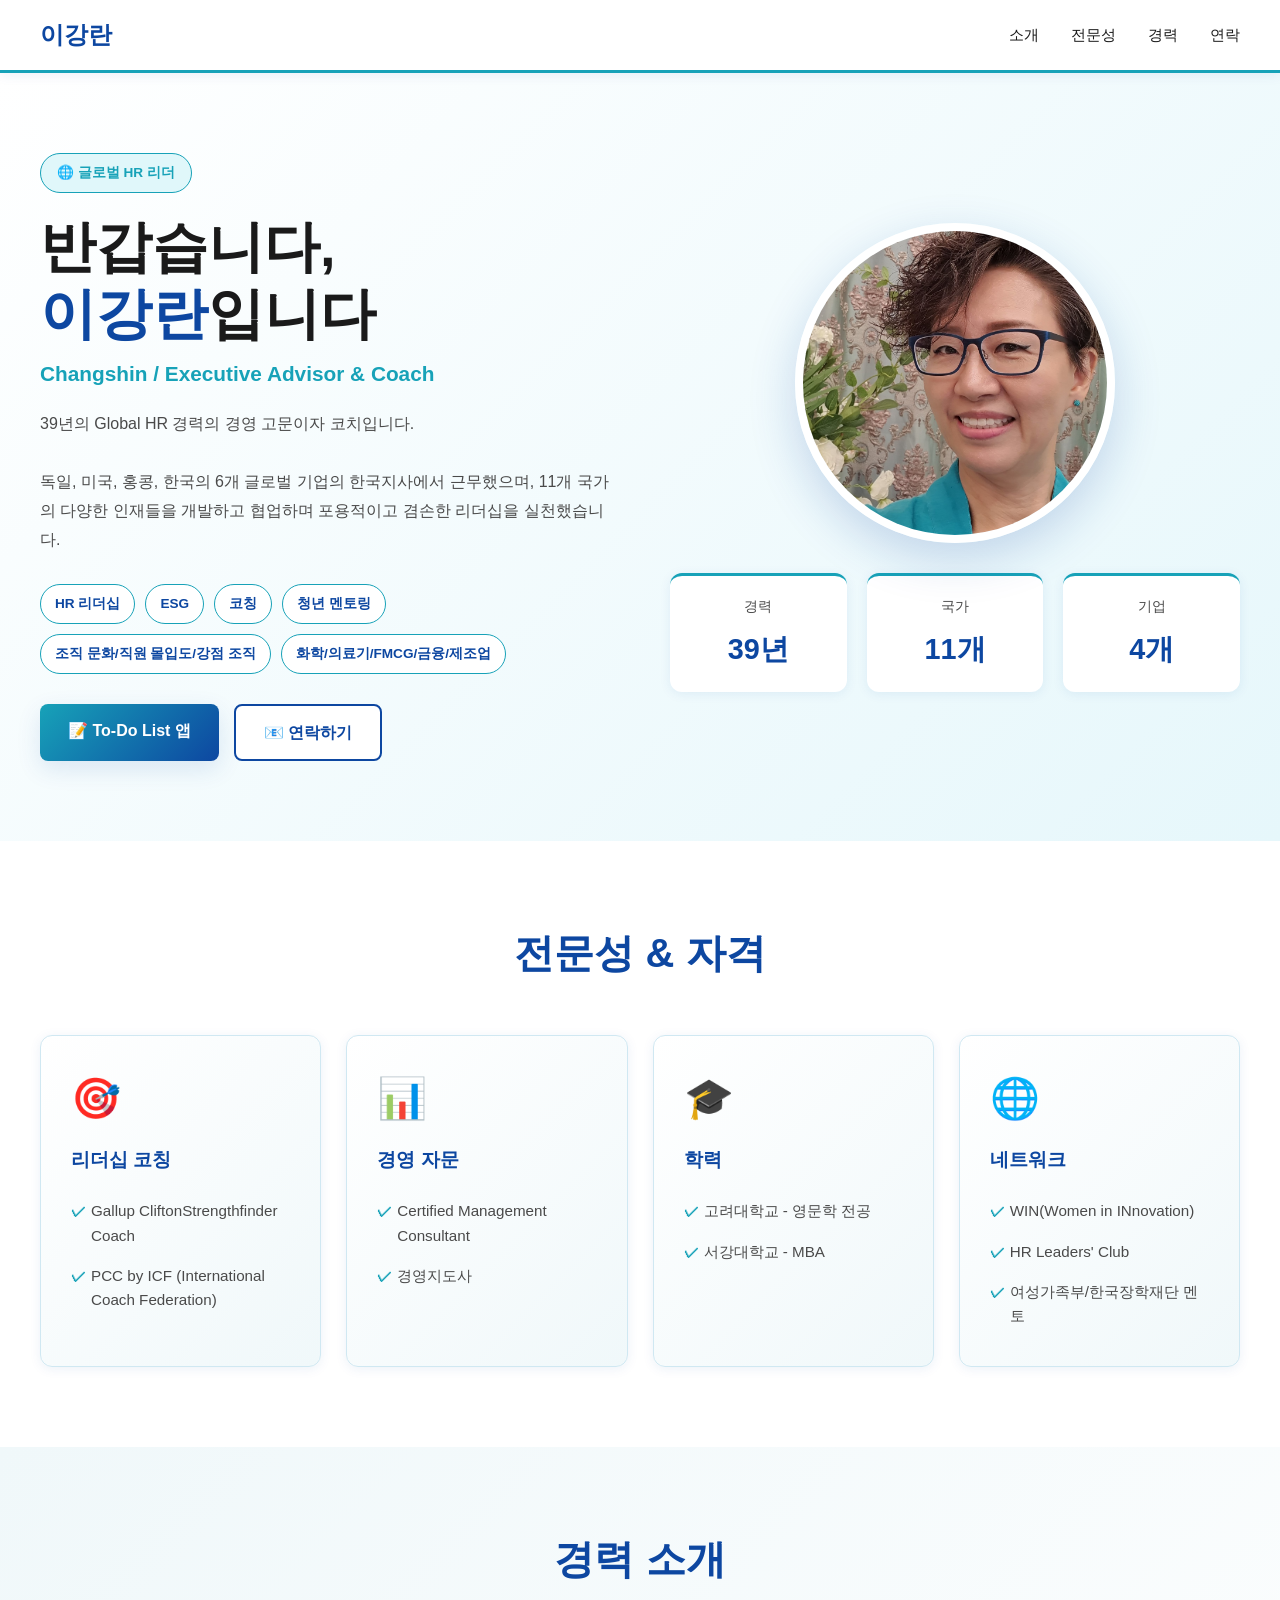
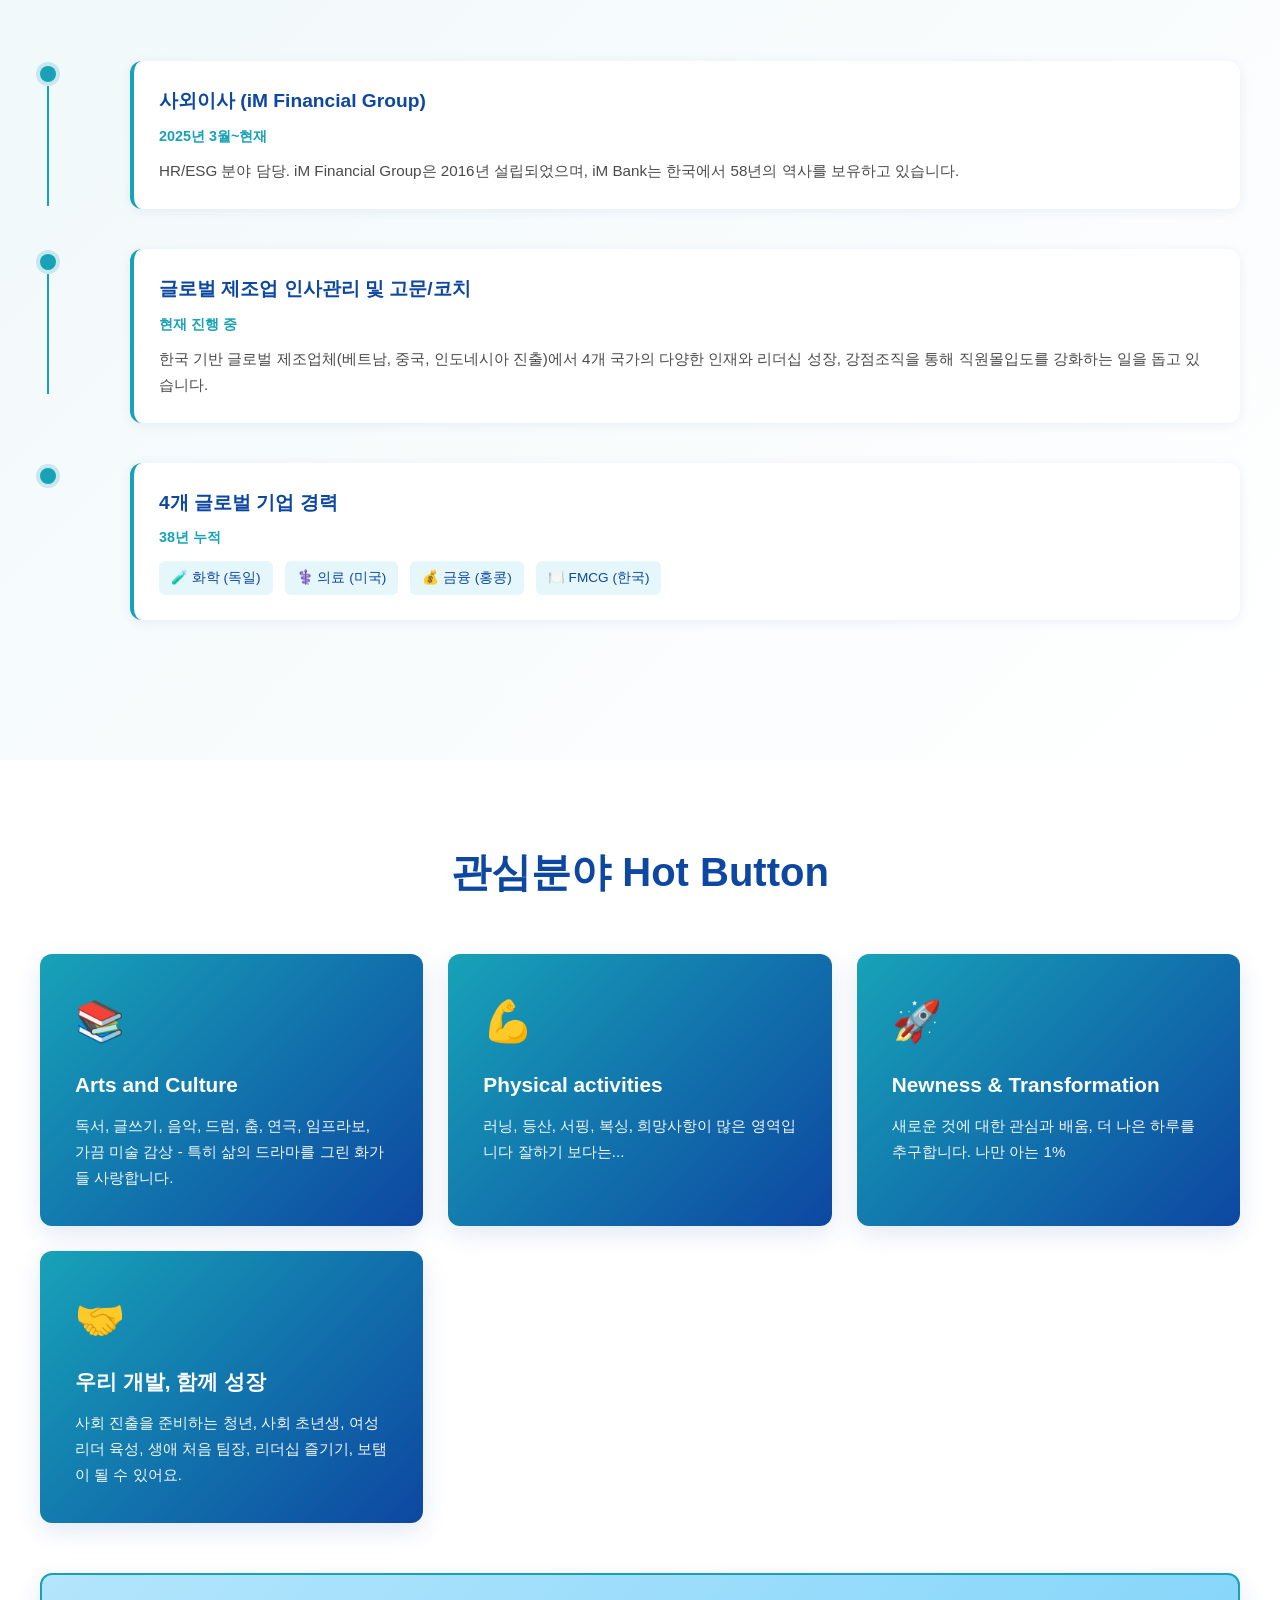
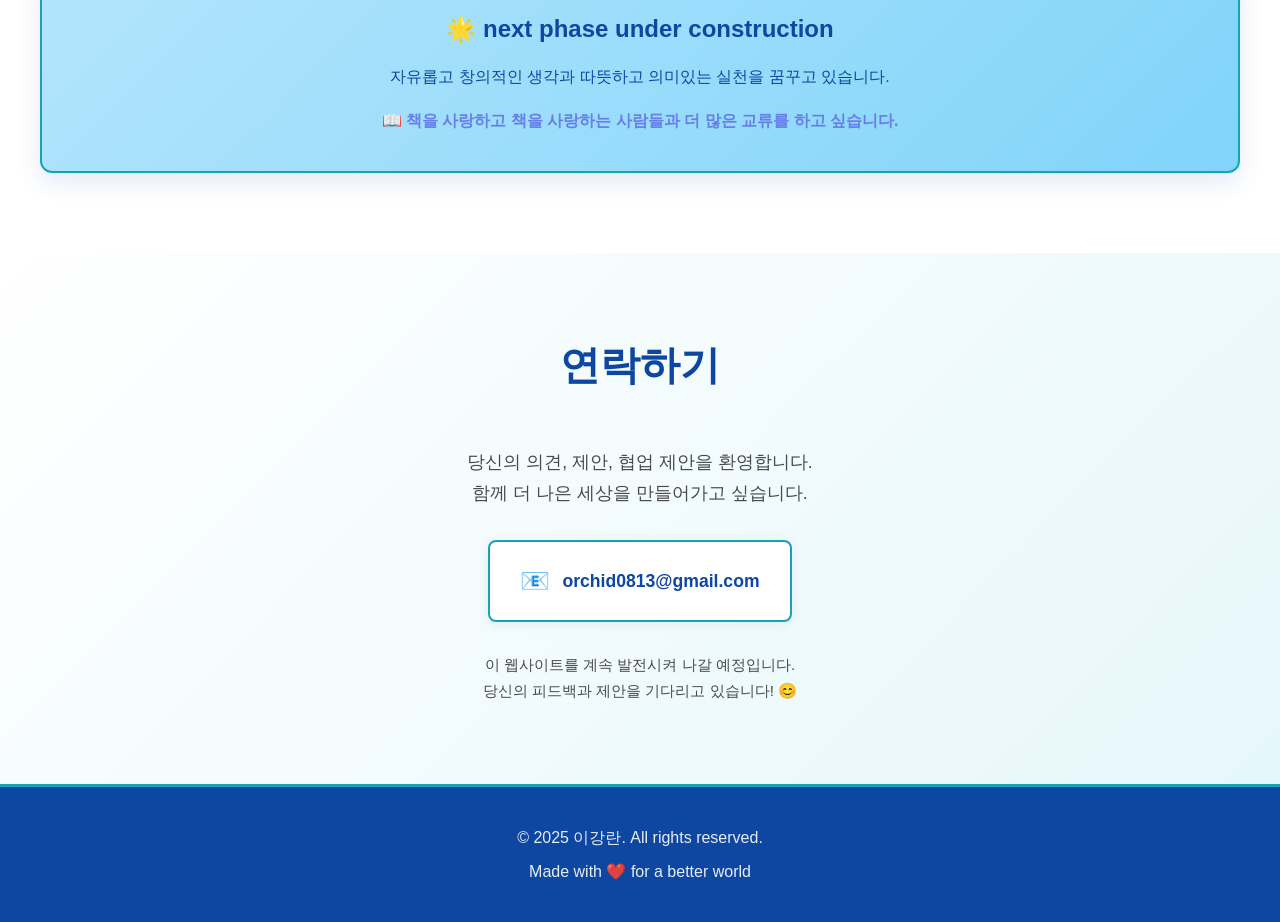
<file: index.html>
<!DOCTYPE html>
<html lang="ko">
<head>
    <meta charset="UTF-8">
    <meta name="viewport" content="width=device-width, initial-scale=1.0">
    <title>이강란 - Changshin / Executive Advisor & Coach</title>
    <link rel="stylesheet" href="style.css">
</head>
<body>
    <div class="main-container">
        <!-- 네비게이션 -->
        <nav class="navbar">
            <div class="nav-content">
                <a href="#" class="logo">이강란</a>
                <ul class="nav-menu">
                    <li><a href="#about">소개</a></li>
                    <li><a href="#expertise">전문성</a></li>
                    <li><a href="#career">경력</a></li>
                    <li><a href="#contact">연락</a></li>
                </ul>
            </div>
        </nav>

        <!-- 메인 히어로 섹션 -->
        <section class="hero" id="about">
            <div class="hero-wrapper">
                <!-- 좌측: 프로필 정보 -->
                <div class="hero-left">
                    <div class="badge-container">
                        <span class="badge">🌐 글로벌 HR 리더</span>
                    </div>
                    
                    <h1 class="hero-title">
                        반갑습니다,<br>
                        <span class="highlight">이강란</span>입니다
                    </h1>
                    
                    <p class="hero-subtitle">Changshin / Executive Advisor & Coach</p>
                    
                    <p class="hero-description">
                        39년의 Global HR 경력의 경영 고문이자 코치입니다.
                        <br><br>
                        독일, 미국, 홍콩, 한국의 6개 글로벌 기업의 한국지사에서 근무했으며, 
                        11개 국가의 다양한 인재들을 개발하고 협업하며 포용적이고 겸손한 리더십을 실천했습니다.
                    </p>

                    <!-- 역할/분야 태그 -->
                    <div class="tags-container">
                        <span class="tag">HR 리더십</span>
                        <span class="tag">ESG</span>
                        <span class="tag">코칭</span>
                        <span class="tag">청년 멘토링</span>
                        <span class="tag">조직 문화/직원 몰입도/강점 조직</span>
                        <span class="tag">화학/의료기/FMCG/금융/제조업</span>
                    </div>

                    <!-- 액션 버튼 -->
                    <div class="cta-buttons">
                        <a href="todo.html" class="btn btn-primary">📝 To-Do List 앱</a>
                        <a href="#contact" class="btn btn-secondary">📧 연락하기</a>
                    </div>
                </div>

                <!-- 우측: 프로필 사진 -->
                <div class="hero-right">
                    <div class="profile-circle">
                        <img src="profile.jpg.jpeg" alt="이강란 프로필 사진" class="profile-image">
                    </div>
                    <div class="profile-info">
                        <div class="info-item">
                            <span class="info-label">경력</span>
                            <span class="info-value">39년</span>
                        </div>
                        <div class="info-item">
                            <span class="info-label">국가</span>
                            <span class="info-value">11개</span>
                        </div>
                        <div class="info-item">
                            <span class="info-label">기업</span>
                            <span class="info-value">4개</span>
                        </div>
                    </div>
                </div>
            </div>
        </section>

        <!-- 전문성 섹션 -->
        <section class="expertise" id="expertise">
            <div class="section-wrapper">
                <h2>전문성 & 자격</h2>
                
                <div class="expertise-grid">
                    <div class="expertise-card">
                        <div class="expertise-icon">🎯</div>
                        <h3>리더십 코칭</h3>
                        <ul>
                            <li>Gallup CliftonStrengthfinder Coach</li>
                            <li>PCC by ICF (International Coach Federation)</li>
                        </ul>
                    </div>

                    <div class="expertise-card">
                        <div class="expertise-icon">📊</div>
                        <h3>경영 자문</h3>
                        <ul>
                            <li>Certified Management Consultant</li>
                            <li>경영지도사</li>
                        </ul>
                    </div>

                    <div class="expertise-card">
                        <div class="expertise-icon">🎓</div>
                        <h3>학력</h3>
                        <ul>
                            <li>고려대학교 - 영문학 전공</li>
                            <li>서강대학교 - MBA</li>
                        </ul>
                    </div>

                    <div class="expertise-card">
                        <div class="expertise-icon">🌐</div>
                        <h3>네트워크</h3>
                        <ul>
                            <li>WIN(Women in INnovation)</li>
                            <li>HR Leaders' Club</li>
                            <li>여성가족부/한국장학재단 멘토</li>
                        </ul>
                    </div>
                </div>
            </div>
        </section>

        <!-- 경력 섹션 -->
        <section class="career" id="career">
            <div class="section-wrapper">
                <h2>경력 소개</h2>
                
                <div class="career-timeline">
                    <div class="timeline-item">
                        <div class="timeline-dot"></div>
                        <div class="timeline-content">
                            <h3>사외이사 (iM Financial Group)</h3>
                            <p class="timeline-date">2025년 3월~현재</p>
                            <p class="timeline-desc">
                                HR/ESG 분야 담당. iM Financial Group은 2016년 설립되었으며, 
                                iM Bank는 한국에서 58년의 역사를 보유하고 있습니다.
                            </p>
                        </div>
                    </div>

                    <div class="timeline-item">
                        <div class="timeline-dot"></div>
                        <div class="timeline-content">
                            <h3>글로벌 제조업 인사관리 및 고문/코치</h3>
                            <p class="timeline-date">현재 진행 중</p>
                            <p class="timeline-desc">
                                한국 기반 글로벌 제조업체(베트남, 중국, 인도네시아 진출)에서 
                                4개 국가의 다양한 인재와 리더십 성장, 강점조직을 통해 직원몰입도를 강화하는 일을 돕고 있습니다.  
                            </p>
                        </div>
                    </div>

                    <div class="timeline-item">
                        <div class="timeline-dot"></div>
                        <div class="timeline-content">
                            <h3>4개 글로벌 기업 경력</h3>
                            <p class="timeline-date">38년 누적</p>
                            <div class="industry-list">
                                <span class="industry">🧪 화학 (독일)</span>
                                <span class="industry">⚕️ 의료 (미국)</span>
                                <span class="industry">💰 금융 (홍콩)</span>
                                <span class="industry">🍽️ FMCG (한국)</span>
                            </div>
                        </div>
                    </div>
                </div>
            </div>
        </section>

        <!-- 관심 분야 섹션 -->
        <section class="interests">
            <div class="section-wrapper">
                <h2>관심분야 Hot Button</h2>
                
                <div class="interests-grid">
                    <div class="interest-card">
                        <div class="interest-icon">📚</div>
                        <h3>Arts and Culture</h3>
                        <p>독서, 글쓰기, 음악, 드럼, 춤, 연극, 임프라보, 가끔 미술 감상 - 특히 삶의 드라마를 그린 화가들 사랑합니다.</p>
                    </div>

                    <div class="interest-card">
                        <div class="interest-icon">💪</div>
                        <h3>Physical activities</h3>
                        <p>러닝, 등산, 서핑, 복싱, 희망사항이 많은 영역입니다 잘하기 보다는...</p>
                    </div>

                    <div class="interest-card">
                        <div class="interest-icon">🚀</div>
                        <h3>Newness & Transformation</h3>
                        <p>새로운 것에 대한 관심과 배움, 더 나은 하루를 추구합니다. 나만 아는 1%</p>
                    </div>

                    <div class="interest-card">
                        <div class="interest-icon">🤝</div>
                        <h3>우리 개발, 함께 성장</h3>
                        <p>사회 진출을 준비하는 청년, 사회 초년생, 여성 리더 육성, 생애 처음 팀장, 리더십 즐기기, 보탬이 될 수 있어요.</p>
                    </div>
                </div>

                <div class="dream-box">
                    <h3>🌟 next phase under construction</h3>
                    <p>자유롭고 창의적인 생각과 따뜻하고 의미있는 실천을 꿈꾸고 있습니다.</p>
                    <p style="margin-top: 15px; font-weight: 600; color: #667eea;">
                        📖 책을 사랑하고 책을 사랑하는 사람들과 더 많은 교류를 하고 싶습니다.
                    </p>
                </div>
            </div>
        </section>

        <!-- 연락 섹션 -->
        <section class="contact" id="contact">
            <div class="section-wrapper">
                <h2>연락하기</h2>
                
                <div class="contact-content">
                    <p class="contact-intro">
                        당신의 의견, 제안, 협업 제안을 환영합니다.<br>
                        함께 더 나은 세상을 만들어가고 싶습니다.
                    </p>
                    
                    <div class="contact-info">
                        <div class="info-box">
                            <span class="icon">📧</span>
                            <span class="text">orchid0813@gmail.com</span>
                        </div>
                    </div>

                    <p class="contact-note">
                        이 웹사이트를 계속 발전시켜 나갈 예정입니다.<br>
                        당신의 피드백과 제안을 기다리고 있습니다! 😊
                    </p>
                </div>
            </div>
        </section>

        <!-- 푸터 -->
        <footer class="footer">
            <p>&copy; 2025 이강란. All rights reserved.</p>
            <p>Made with ❤️ for a better world</p>
        </footer>
    </div>
</body>
</html>
</file>
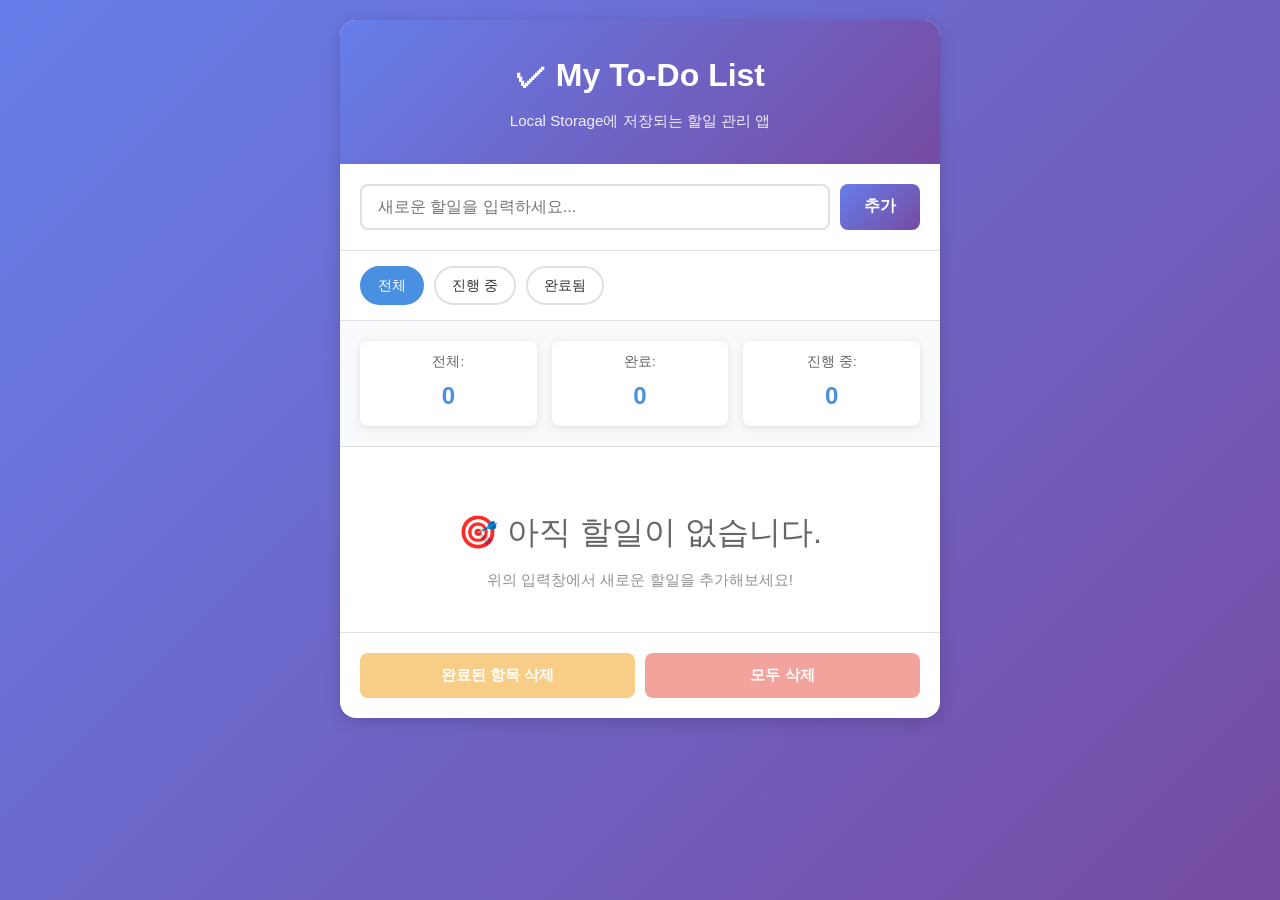
<file: todo.html>
<!DOCTYPE html>
<html lang="ko">
<head>
    <meta charset="UTF-8">
    <meta name="viewport" content="width=device-width, initial-scale=1.0">
    <title>To-Do List - Local Storage</title>
    <link rel="stylesheet" href="todo.css">
</head>
<body>
    <div class="container">
        <div class="todo-app">
            <!-- 헤더 -->
            <header class="todo-header">
                <h1>✓ My To-Do List</h1>
                <p>Local Storage에 저장되는 할일 관리 앱</p>
            </header>

            <!-- 입력 섹션 -->
            <div class="input-section">
                <input 
                    type="text" 
                    id="todoInput" 
                    class="todo-input" 
                    placeholder="새로운 할일을 입력하세요..."
                    autocomplete="off"
                >
                <button id="addBtn" class="add-btn">추가</button>
            </div>

            <!-- 필터 버튼 -->
            <div class="filter-buttons">
                <button class="filter-btn active" data-filter="all">전체</button>
                <button class="filter-btn" data-filter="active">진행 중</button>
                <button class="filter-btn" data-filter="completed">완료됨</button>
            </div>

            <!-- 통계 정보 -->
            <div class="stats">
                <div class="stat-item">
                    <span class="stat-label">전체:</span>
                    <span class="stat-value" id="totalCount">0</span>
                </div>
                <div class="stat-item">
                    <span class="stat-label">완료:</span>
                    <span class="stat-value" id="completedCount">0</span>
                </div>
                <div class="stat-item">
                    <span class="stat-label">진행 중:</span>
                    <span class="stat-value" id="activeCount">0</span>
                </div>
            </div>

            <!-- 할일 리스트 -->
            <div class="todo-list" id="todoList">
                <!-- 할일들이 여기에 들어갈 예정 -->
            </div>

            <!-- 빈 상태 메시지 -->
            <div class="empty-state" id="emptyState">
                <p>🎯 아직 할일이 없습니다.</p>
                <p>위의 입력창에서 새로운 할일을 추가해보세요!</p>
            </div>

            <!-- 삭제 버튼 -->
            <div class="action-buttons">
                <button id="clearCompleted" class="clear-btn">완료된 항목 삭제</button>
                <button id="deleteAll" class="delete-all-btn">모두 삭제</button>
            </div>
        </div>
    </div>

    <script src="todo.js"></script>
</body>
</html>
</file>
<file: style.css>
/* ==================== 기본 스타일 ==================== */
* {
    margin: 0;
    padding: 0;
    box-sizing: border-box;
}

:root {
    --turquoise: #17a2b8;
    --cobalt: #0d47a1;
    --cobalt-dark: #0a3d91;
    --white: #ffffff;
    --light-bg: #f0f8fa;
    --text-dark: #1a1a1a;
    --text-light: #4a4a4a;
    --shadow: 0 2px 12px rgba(13, 71, 161, 0.08);
    --shadow-lg: 0 8px 24px rgba(13, 71, 161, 0.12);
    --border-color: #d0e8f2;
}

html {
    scroll-behavior: smooth;
}

body {
    font-family: -apple-system, BlinkMacSystemFont, 'Segoe UI', 'Noto Sans', Helvetica, Arial, sans-serif;
    line-height: 1.6;
    color: var(--text-dark);
    background-color: var(--light-bg);
}

.main-container {
    max-width: 1400px;
    margin: 0 auto;
}

/* ==================== 네비게이션 ==================== */
.navbar {
    background: var(--white);
    box-shadow: var(--shadow);
    position: sticky;
    top: 0;
    z-index: 1000;
    border-bottom: 3px solid var(--turquoise);
}

.nav-content {
    max-width: 1400px;
    margin: 0 auto;
    padding: 0 40px;
    display: flex;
    justify-content: space-between;
    align-items: center;
    height: 70px;
}

.logo {
    font-size: 1.5rem;
    font-weight: 700;
    color: var(--cobalt);
    text-decoration: none;
}

.nav-menu {
    list-style: none;
    display: flex;
    gap: 2rem;
}

.nav-menu a {
    text-decoration: none;
    color: var(--text-dark);
    font-weight: 500;
    font-size: 0.95rem;
    transition: color 0.3s ease;
}

.nav-menu a:hover {
    color: var(--turquoise);
}

/* ==================== 히어로 섹션 ==================== */
.hero {
    padding: 80px 40px;
    background: linear-gradient(135deg, #ffffff 0%, #e6f7fb 100%);
}

.hero-wrapper {
    max-width: 1400px;
    margin: 0 auto;
    display: grid;
    grid-template-columns: 1fr 1fr;
    gap: 60px;
    align-items: center;
}

.badge-container {
    margin-bottom: 20px;
}

.badge {
    display: inline-block;
    background: #e0f7fa;
    color: var(--turquoise);
    padding: 8px 16px;
    border-radius: 20px;
    font-size: 0.85rem;
    font-weight: 600;
    border: 1px solid var(--turquoise);
}

.hero-title {
    font-size: 3.5rem;
    font-weight: 700;
    line-height: 1.2;
    margin-bottom: 10px;
    color: var(--text-dark);
}

.hero-title .highlight {
    color: var(--cobalt);
    font-weight: 800;
}

.hero-subtitle {
    font-size: 1.3rem;
    color: var(--turquoise);
    font-weight: 600;
    margin-bottom: 20px;
}

.hero-description {
    font-size: 1rem;
    line-height: 1.8;
    color: var(--text-light);
    margin-bottom: 30px;
}

/* 태그 */
.tags-container {
    display: flex;
    flex-wrap: wrap;
    gap: 10px;
    margin-bottom: 30px;
}

.tag {
    background: var(--white);
    color: var(--cobalt);
    padding: 8px 14px;
    border-radius: 20px;
    font-size: 0.85rem;
    font-weight: 600;
    border: 1.5px solid var(--turquoise);
    transition: all 0.3s ease;
}

.tag:hover {
    background: var(--turquoise);
    color: var(--white);
    border-color: var(--turquoise);
    transform: translateY(-2px);
}

/* CTA 버튼 */
.cta-buttons {
    display: flex;
    gap: 15px;
    margin-top: 30px;
}

.btn {
    padding: 14px 28px;
    border-radius: 8px;
    text-decoration: none;
    font-weight: 600;
    font-size: 1rem;
    transition: all 0.3s ease;
    display: inline-block;
    text-align: center;
    cursor: pointer;
    border: none;
}

.btn-primary {
    background: linear-gradient(135deg, var(--turquoise) 0%, var(--cobalt) 100%);
    color: var(--white);
    box-shadow: var(--shadow-lg);
}

.btn-primary:hover {
    transform: translateY(-3px);
    box-shadow: 0 12px 32px rgba(13, 71, 161, 0.4);
}

.btn-secondary {
    background: var(--white);
    color: var(--cobalt);
    border: 2px solid var(--cobalt);
}

.btn-secondary:hover {
    background: var(--cobalt);
    color: var(--white);
    transform: translateY(-3px);
}

/* 프로필 섹션 */
.hero-right {
    display: flex;
    flex-direction: column;
    align-items: center;
    gap: 30px;
}

.profile-circle {
    position: relative;
    width: 320px;
    height: 320px;
}

.profile-image {
    width: 100%;
    height: 100%;
    border-radius: 50%;
    object-fit: cover;
    border: 8px solid var(--white);
    box-shadow: 0 16px 48px rgba(13, 71, 161, 0.2);
    transition: transform 0.3s ease, box-shadow 0.3s ease;
}

.profile-circle:hover .profile-image {
    transform: scale(1.02);
    box-shadow: 0 20px 60px rgba(13, 71, 161, 0.3);
}

/* 프로필 정보 */
.profile-info {
    display: flex;
    gap: 20px;
    width: 100%;
}

.info-item {
    flex: 1;
    background: var(--white);
    padding: 20px;
    border-radius: 12px;
    text-align: center;
    box-shadow: var(--shadow);
    border-top: 3px solid var(--turquoise);
}

.info-label {
    display: block;
    color: var(--text-light);
    font-size: 0.85rem;
    margin-bottom: 8px;
    font-weight: 500;
}

.info-value {
    display: block;
    font-size: 1.8rem;
    font-weight: 700;
    color: var(--cobalt);
}

/* ==================== 섹션 공통 스타일 ==================== */
section {
    padding: 80px 40px;
}

.section-wrapper {
    max-width: 1400px;
    margin: 0 auto;
}

section h2 {
    font-size: 2.5rem;
    font-weight: 700;
    text-align: center;
    margin-bottom: 50px;
    color: var(--cobalt);
}

/* ==================== 전문성 섹션 ==================== */
.expertise {
    background: var(--white);
}

.expertise-grid {
    display: grid;
    grid-template-columns: repeat(auto-fit, minmax(280px, 1fr));
    gap: 25px;
}

.expertise-card {
    background: linear-gradient(135deg, var(--white) 0%, #f0f8fa 100%);
    padding: 30px;
    border-radius: 12px;
    box-shadow: var(--shadow);
    transition: all 0.3s ease;
    border: 1px solid var(--border-color);
}

.expertise-card:hover {
    transform: translateY(-8px);
    box-shadow: var(--shadow-lg);
    border-color: var(--turquoise);
    background: linear-gradient(135deg, #e6f7fb 0%, #f0f8fa 100%);
}

.expertise-icon {
    font-size: 2.5rem;
    margin-bottom: 15px;
}

.expertise-card h3 {
    font-size: 1.2rem;
    margin-bottom: 15px;
    color: var(--cobalt);
    font-weight: 700;
}

.expertise-card ul {
    list-style: none;
}

.expertise-card li {
    padding: 8px 0;
    padding-left: 20px;
    position: relative;
    color: var(--text-light);
    font-size: 0.95rem;
}

.expertise-card li:before {
    content: "✓";
    position: absolute;
    left: 0;
    color: var(--turquoise);
    font-weight: bold;
}

/* ==================== 경력 섹션 ==================== */
.career {
    background: linear-gradient(135deg, var(--light-bg) 0%, var(--white) 100%);
}

.career-timeline {
    position: relative;
    padding: 20px 0;
}

.timeline-item {
    display: grid;
    grid-template-columns: 60px 1fr;
    gap: 30px;
    margin-bottom: 40px;
    position: relative;
}

.timeline-dot {
    width: 16px;
    height: 16px;
    background: var(--turquoise);
    border-radius: 50%;
    margin-top: 5px;
    position: relative;
    box-shadow: 0 0 0 4px rgba(23, 162, 184, 0.2);
}

.timeline-dot::after {
    content: '';
    position: absolute;
    width: 2px;
    height: 120px;
    background: var(--turquoise);
    left: 7px;
    top: 20px;
}

.timeline-item:last-child .timeline-dot::after {
    display: none;
}

.timeline-content {
    background: var(--white);
    padding: 25px;
    border-radius: 12px;
    box-shadow: var(--shadow);
    border-left: 4px solid var(--turquoise);
}

.timeline-content h3 {
    font-size: 1.2rem;
    margin-bottom: 8px;
    color: var(--cobalt);
    font-weight: 700;
}

.timeline-date {
    color: var(--turquoise);
    font-weight: 600;
    font-size: 0.9rem;
    margin-bottom: 10px;
}

.timeline-desc {
    color: var(--text-light);
    line-height: 1.7;
    font-size: 0.95rem;
}

.industry-list {
    display: flex;
    flex-wrap: wrap;
    gap: 12px;
    margin-top: 12px;
}

.industry {
    background: #e6f7fb;
    color: var(--cobalt);
    padding: 6px 12px;
    border-radius: 6px;
    font-size: 0.85rem;
    font-weight: 500;
}

/* ==================== 관심분야 섹션 ==================== */
.interests {
    background: var(--white);
}

.interests-grid {
    display: grid;
    grid-template-columns: repeat(auto-fit, minmax(300px, 1fr));
    gap: 25px;
    margin-bottom: 50px;
}

.interest-card {
    background: linear-gradient(135deg, var(--turquoise) 0%, var(--cobalt) 100%);
    color: var(--white);
    padding: 35px;
    border-radius: 12px;
    box-shadow: var(--shadow-lg);
    transition: all 0.3s ease;
}

.interest-card:hover {
    transform: translateY(-8px);
    box-shadow: 0 16px 40px rgba(13, 71, 161, 0.3);
}

.interest-icon {
    font-size: 2.5rem;
    margin-bottom: 15px;
}

.interest-card h3 {
    font-size: 1.3rem;
    margin-bottom: 12px;
    font-weight: 700;
}

.interest-card p {
    line-height: 1.7;
    opacity: 0.95;
    font-size: 0.95rem;
}

.dream-box {
    background: linear-gradient(135deg, #b3e5fc 0%, #81d4fa 100%);
    color: var(--cobalt);
    padding: 35px;
    border-radius: 12px;
    box-shadow: var(--shadow-lg);
    text-align: center;
    border: 2px solid var(--turquoise);
}

.dream-box h3 {
    font-size: 1.5rem;
    margin-bottom: 15px;
    font-weight: 700;
}

.dream-box p {
    font-size: 1rem;
    line-height: 1.8;
}

/* ==================== 연락 섹션 ==================== */
.contact {
    background: linear-gradient(135deg, #ffffff 0%, #e6f7fb 100%);
    text-align: center;
}

.contact-intro {
    font-size: 1.1rem;
    color: var(--text-light);
    margin-bottom: 30px;
    line-height: 1.8;
}

.contact-info {
    margin: 30px 0;
}

.info-box {
    display: inline-flex;
    align-items: center;
    gap: 12px;
    background: var(--white);
    padding: 20px 30px;
    border-radius: 8px;
    box-shadow: var(--shadow);
    font-size: 1.1rem;
    border: 2px solid var(--turquoise);
}

.info-box .icon {
    font-size: 1.5rem;
}

.info-box .text {
    color: var(--cobalt);
    font-weight: 600;
}

.contact-note {
    color: var(--text-light);
    margin-top: 30px;
    font-size: 0.95rem;
    line-height: 1.7;
}

/* ==================== 푸터 ==================== */
.footer {
    background: var(--cobalt);
    color: var(--white);
    text-align: center;
    padding: 30px 40px;
    border-top: 3px solid var(--turquoise);
}

.footer p {
    margin: 8px 0;
    opacity: 0.9;
}

/* ==================== 반응형 디자인 ==================== */
@media (max-width: 1024px) {
    .hero-wrapper {
        grid-template-columns: 1fr;
        gap: 40px;
    }

    .hero-title {
        font-size: 2.5rem;
    }

    .profile-circle {
        width: 280px;
        height: 280px;
    }
}

@media (max-width: 768px) {
    .nav-content {
        padding: 0 20px;
    }

    .nav-menu {
        gap: 1rem;
    }

    .nav-menu a {
        font-size: 0.85rem;
    }

    section {
        padding: 50px 20px;
    }

    section h2 {
        font-size: 1.8rem;
        margin-bottom: 30px;
    }

    .hero {
        padding: 40px 20px;
    }

    .hero-title {
        font-size: 1.8rem;
    }

    .hero-subtitle {
        font-size: 1rem;
    }

    .cta-buttons {
        flex-direction: column;
    }

    .btn {
        width: 100%;
    }

    .profile-circle {
        width: 220px;
        height: 220px;
    }

    .profile-info {
        flex-wrap: wrap;
    }

    .expertise-grid,
    .interests-grid {
        grid-template-columns: 1fr;
    }

    .timeline-item {
        grid-template-columns: 40px 1fr;
        gap: 15px;
    }

    .timeline-dot {
        width: 12px;
        height: 12px;
    }

    .timeline-dot::after {
        height: 100px;
        left: 5px;
    }

    .timeline-content {
        padding: 15px;
    }
}

@media (max-width: 480px) {
    .nav-content {
        padding: 0 15px;
        height: 60px;
    }

    .logo {
        font-size: 1.2rem;
    }

    .nav-menu {
        gap: 0.5rem;
    }

    .nav-menu a {
        font-size: 0.75rem;
    }

    section {
        padding: 30px 15px;
    }

    section h2 {
        font-size: 1.5rem;
    }

    .hero-title {
        font-size: 1.3rem;
    }

    .hero-subtitle {
        font-size: 0.9rem;
    }

    .tags-container {
        gap: 8px;
    }

    .tag {
        font-size: 0.75rem;
        padding: 6px 10px;
    }

    .profile-circle {
        width: 180px;
        height: 180px;
    }

    .profile-info {
        gap: 10px;
    }

    .info-item {
        padding: 12px;
    }

    .info-value {
        font-size: 1.3rem;
    }

    .interest-card,
    .dream-box {
        padding: 20px;
    }

    .interest-icon {
        font-size: 2rem;
    }

    .interest-card h3 {
        font-size: 1.1rem;
    }

    .interest-card p {
        font-size: 0.9rem;
    }
}
</file>
<file: todo.css>
/* 기본 스타일 */
* {
    margin: 0;
    padding: 0;
    box-sizing: border-box;
}

:root {
    --primary-color: #4a90e2;
    --success-color: #50c878;
    --danger-color: #e74c3c;
    --warning-color: #f39c12;
    --text-dark: #333333;
    --text-light: #666666;
    --background: #f8f9fa;
    --white: #ffffff;
    --shadow: 0 2px 8px rgba(0, 0, 0, 0.1);
    --shadow-lg: 0 4px 16px rgba(0, 0, 0, 0.15);
    --border-color: #e0e0e0;
}

body {
    font-family: -apple-system, BlinkMacSystemFont, 'Segoe UI', 'Noto Sans', Helvetica, Arial, sans-serif;
    line-height: 1.6;
    color: var(--text-dark);
    background: linear-gradient(135deg, #667eea 0%, #764ba2 100%);
    min-height: 100vh;
    padding: 20px;
}

.container {
    max-width: 600px;
    margin: 0 auto;
}

/* To-Do App */
.todo-app {
    background: var(--white);
    border-radius: 16px;
    box-shadow: var(--shadow-lg);
    overflow: hidden;
}

/* 헤더 */
.todo-header {
    background: linear-gradient(135deg, #667eea 0%, #764ba2 100%);
    color: var(--white);
    padding: 30px 20px;
    text-align: center;
}

.todo-header h1 {
    font-size: 2rem;
    margin-bottom: 8px;
    font-weight: 700;
}

.todo-header p {
    opacity: 0.9;
    font-size: 0.95rem;
}

/* 입력 섹션 */
.input-section {
    display: flex;
    gap: 10px;
    padding: 20px;
    border-bottom: 1px solid var(--border-color);
}

.todo-input {
    flex: 1;
    padding: 12px 16px;
    border: 2px solid var(--border-color);
    border-radius: 8px;
    font-size: 1rem;
    transition: all 0.3s ease;
    font-family: inherit;
}

.todo-input:focus {
    outline: none;
    border-color: var(--primary-color);
    box-shadow: 0 0 0 3px rgba(74, 144, 226, 0.1);
}

.add-btn {
    padding: 12px 24px;
    background: linear-gradient(135deg, #667eea 0%, #764ba2 100%);
    color: var(--white);
    border: none;
    border-radius: 8px;
    font-size: 1rem;
    font-weight: 600;
    cursor: pointer;
    transition: all 0.3s ease;
    white-space: nowrap;
}

.add-btn:hover {
    transform: translateY(-2px);
    box-shadow: var(--shadow-lg);
}

.add-btn:active {
    transform: translateY(0);
}

/* 필터 버튼 */
.filter-buttons {
    display: flex;
    gap: 10px;
    padding: 15px 20px;
    border-bottom: 1px solid var(--border-color);
    flex-wrap: wrap;
}

.filter-btn {
    padding: 8px 16px;
    border: 2px solid var(--border-color);
    background: var(--white);
    color: var(--text-dark);
    border-radius: 20px;
    cursor: pointer;
    transition: all 0.3s ease;
    font-weight: 500;
    font-size: 0.9rem;
}

.filter-btn:hover {
    border-color: var(--primary-color);
    color: var(--primary-color);
}

.filter-btn.active {
    background: var(--primary-color);
    color: var(--white);
    border-color: var(--primary-color);
}

/* 통계 */
.stats {
    display: flex;
    gap: 15px;
    padding: 20px;
    background: var(--background);
    border-bottom: 1px solid var(--border-color);
    flex-wrap: wrap;
}

.stat-item {
    flex: 1;
    min-width: 100px;
    padding: 10px;
    background: var(--white);
    border-radius: 8px;
    text-align: center;
    box-shadow: var(--shadow);
}

.stat-label {
    display: block;
    color: var(--text-light);
    font-size: 0.85rem;
    margin-bottom: 5px;
}

.stat-value {
    display: block;
    font-size: 1.5rem;
    font-weight: 700;
    color: var(--primary-color);
}

/* 할일 리스트 */
.todo-list {
    padding: 10px;
    max-height: 400px;
    overflow-y: auto;
}

.todo-list::-webkit-scrollbar {
    width: 6px;
}

.todo-list::-webkit-scrollbar-track {
    background: var(--background);
}

.todo-list::-webkit-scrollbar-thumb {
    background: var(--primary-color);
    border-radius: 3px;
}

.todo-list::-webkit-scrollbar-thumb:hover {
    background: var(--primary-color);
}

/* 할일 항목 */
.todo-item {
    display: flex;
    align-items: center;
    gap: 12px;
    padding: 15px;
    background: var(--white);
    border-radius: 8px;
    margin-bottom: 8px;
    border-left: 4px solid var(--primary-color);
    transition: all 0.3s ease;
    animation: slideIn 0.3s ease;
}

@keyframes slideIn {
    from {
        opacity: 0;
        transform: translateX(-20px);
    }
    to {
        opacity: 1;
        transform: translateX(0);
    }
}

.todo-item:hover {
    box-shadow: var(--shadow-lg);
    transform: translateY(-2px);
}

.todo-item.completed {
    background: var(--background);
    border-left-color: var(--success-color);
}

.todo-item.completed .todo-text {
    text-decoration: line-through;
    color: var(--text-light);
}

/* 체크박스 */
.todo-checkbox {
    width: 24px;
    height: 24px;
    cursor: pointer;
    accent-color: var(--success-color);
    flex-shrink: 0;
}

/* 할일 텍스트 */
.todo-text {
    flex: 1;
    color: var(--text-dark);
    word-break: break-word;
    transition: all 0.3s ease;
    font-size: 0.95rem;
}

/* 액션 버튼 그룹 */
.todo-actions {
    display: flex;
    gap: 8px;
    flex-shrink: 0;
}

.todo-btn {
    padding: 6px 12px;
    border: none;
    border-radius: 6px;
    cursor: pointer;
    font-size: 0.85rem;
    font-weight: 600;
    transition: all 0.3s ease;
    white-space: nowrap;
}

.edit-btn {
    background: var(--warning-color);
    color: var(--white);
}

.edit-btn:hover {
    background: #e67e22;
    transform: scale(1.05);
}

.delete-btn {
    background: var(--danger-color);
    color: var(--white);
}

.delete-btn:hover {
    background: #c0392b;
    transform: scale(1.05);
}

/* 빈 상태 */
.empty-state {
    padding: 40px 20px;
    text-align: center;
    color: var(--text-light);
}

.empty-state p:first-child {
    font-size: 2rem;
    margin-bottom: 10px;
}

.empty-state p:last-child {
    font-size: 0.95rem;
    opacity: 0.7;
}

/* 액션 버튼들 */
.action-buttons {
    display: flex;
    gap: 10px;
    padding: 20px;
    border-top: 1px solid var(--border-color);
    flex-wrap: wrap;
}

.clear-btn, .delete-all-btn {
    flex: 1;
    padding: 12px;
    border: none;
    border-radius: 8px;
    font-weight: 600;
    cursor: pointer;
    transition: all 0.3s ease;
    font-size: 0.95rem;
    min-width: 150px;
}

.clear-btn {
    background: var(--warning-color);
    color: var(--white);
}

.clear-btn:hover {
    background: #e67e22;
    transform: translateY(-2px);
    box-shadow: var(--shadow-lg);
}

.delete-all-btn {
    background: var(--danger-color);
    color: var(--white);
}

.delete-all-btn:hover {
    background: #c0392b;
    transform: translateY(-2px);
    box-shadow: var(--shadow-lg);
}

.delete-all-btn:disabled,
.clear-btn:disabled {
    opacity: 0.5;
    cursor: not-allowed;
    transform: none;
}

/* 편집 모드 */
.edit-mode {
    display: none;
}

.todo-item.editing {
    background: #fff3cd;
    border-left-color: var(--warning-color);
}

.todo-item.editing .todo-text {
    display: none;
}

.todo-item.editing .edit-mode {
    display: flex;
    gap: 8px;
    width: 100%;
    align-items: center;
}

.edit-input {
    flex: 1;
    padding: 8px 12px;
    border: 2px solid var(--warning-color);
    border-radius: 6px;
    font-size: 0.95rem;
    font-family: inherit;
}

.edit-input:focus {
    outline: none;
    box-shadow: 0 0 0 3px rgba(243, 156, 18, 0.1);
}

.save-btn {
    padding: 8px 12px;
    background: var(--success-color);
    color: var(--white);
    border: none;
    border-radius: 6px;
    cursor: pointer;
    font-weight: 600;
    transition: all 0.3s ease;
}

.save-btn:hover {
    background: #45ad68;
}

.cancel-btn {
    padding: 8px 12px;
    background: var(--text-light);
    color: var(--white);
    border: none;
    border-radius: 6px;
    cursor: pointer;
    font-weight: 600;
    transition: all 0.3s ease;
}

.cancel-btn:hover {
    background: #555;
}

/* 반응형 디자인 */
@media (max-width: 480px) {
    .todo-app {
        border-radius: 12px;
    }

    .todo-header h1 {
        font-size: 1.5rem;
    }

    .input-section {
        flex-direction: column;
    }

    .add-btn {
        width: 100%;
    }

    .stats {
        flex-direction: row;
    }

    .stat-item {
        flex: 1;
        min-width: auto;
    }

    .action-buttons {
        flex-direction: column;
    }

    .clear-btn, .delete-all-btn {
        width: 100%;
        min-width: auto;
    }

    .todo-actions {
        width: 100%;
        margin-top: 10px;
    }

    .todo-btn {
        flex: 1;
    }
}
</file>
